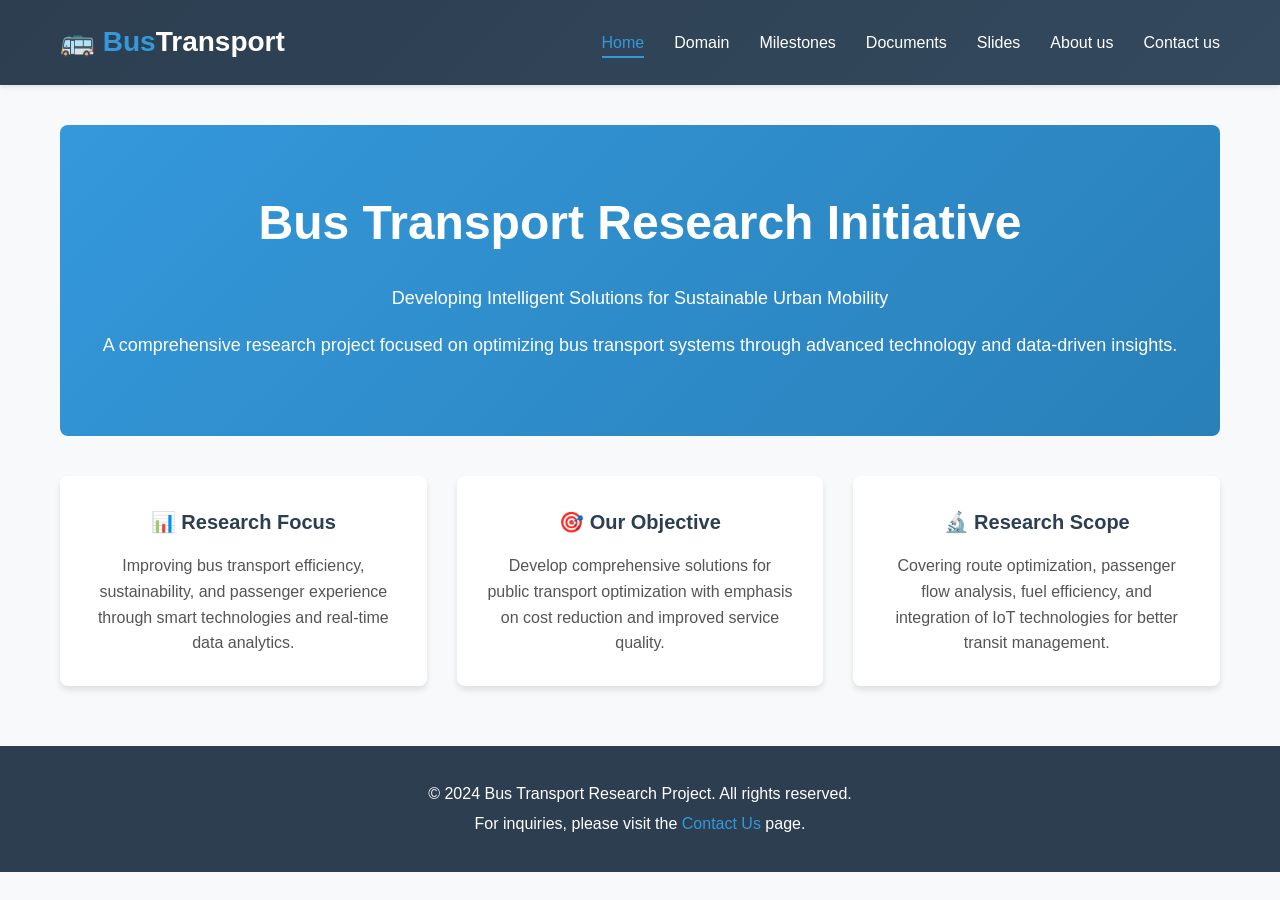
<file: index.html>
<!DOCTYPE html>
<html lang="en">
<head>
    <meta charset="UTF-8">
    <meta name="viewport" content="width=device-width, initial-scale=1.0">
    <title>BusTransport Research | Home</title>
    <link rel="stylesheet" href="assets/css/style.css">
</head>
<body>
    <!-- Header & Navigation -->
    <header>
        <div class="header-container">
            <a href="index.html" class="logo">🚌 Bus<span>Transport</span></a>
            <button class="hamburger-menu">
                <span></span>
                <span></span>
                <span></span>
            </button>
            <nav>
                <ul>
                    <li><a href="index.html" class="active">Home</a></li>
                    <li><a href="pages/domain.html">Domain</a></li>
                    <li><a href="pages/milestones.html">Milestones</a></li>
                    <li><a href="pages/documents.html">Documents</a></li>
                    <li><a href="pages/slides.html">Slides</a></li>
                    <li><a href="pages/about-us.html">About us</a></li>
                    <li><a href="pages/contact-us.html">Contact us</a></li>
                </ul>
            </nav>
        </div>
    </header>

    <!-- Main Content -->
    <main>
        <!-- Hero Section -->
        <section class="hero-section">
            <h1>Bus Transport Research Initiative</h1>
            <p>Developing Intelligent Solutions for Sustainable Urban Mobility</p>
            <p>A comprehensive research project focused on optimizing bus transport systems through advanced technology and data-driven insights.</p>
        </section>

        <!-- Quick Overview -->
        <section class="hero-content">
            <div class="card">
                <h3>📊 Research Focus</h3>
                <p>Improving bus transport efficiency, sustainability, and passenger experience through smart technologies and real-time data analytics.</p>
            </div>
            <div class="card">
                <h3>🎯 Our Objective</h3>
                <p>Develop comprehensive solutions for public transport optimization with emphasis on cost reduction and improved service quality.</p>
            </div>
            <div class="card">
                <h3>🔬 Research Scope</h3>
                <p>Covering route optimization, passenger flow analysis, fuel efficiency, and integration of IoT technologies for better transit management.</p>
            </div>
        </section>
    </main>

    <!-- Footer -->
    <footer>
        <p>&copy; 2024 Bus Transport Research Project. All rights reserved.</p>
        <p>For inquiries, please visit the <a href="pages/contact-us.html">Contact Us</a> page.</p>
    </footer>
    <script src="assets/js/navbar.js"></script>
</body>
</html>
</file>
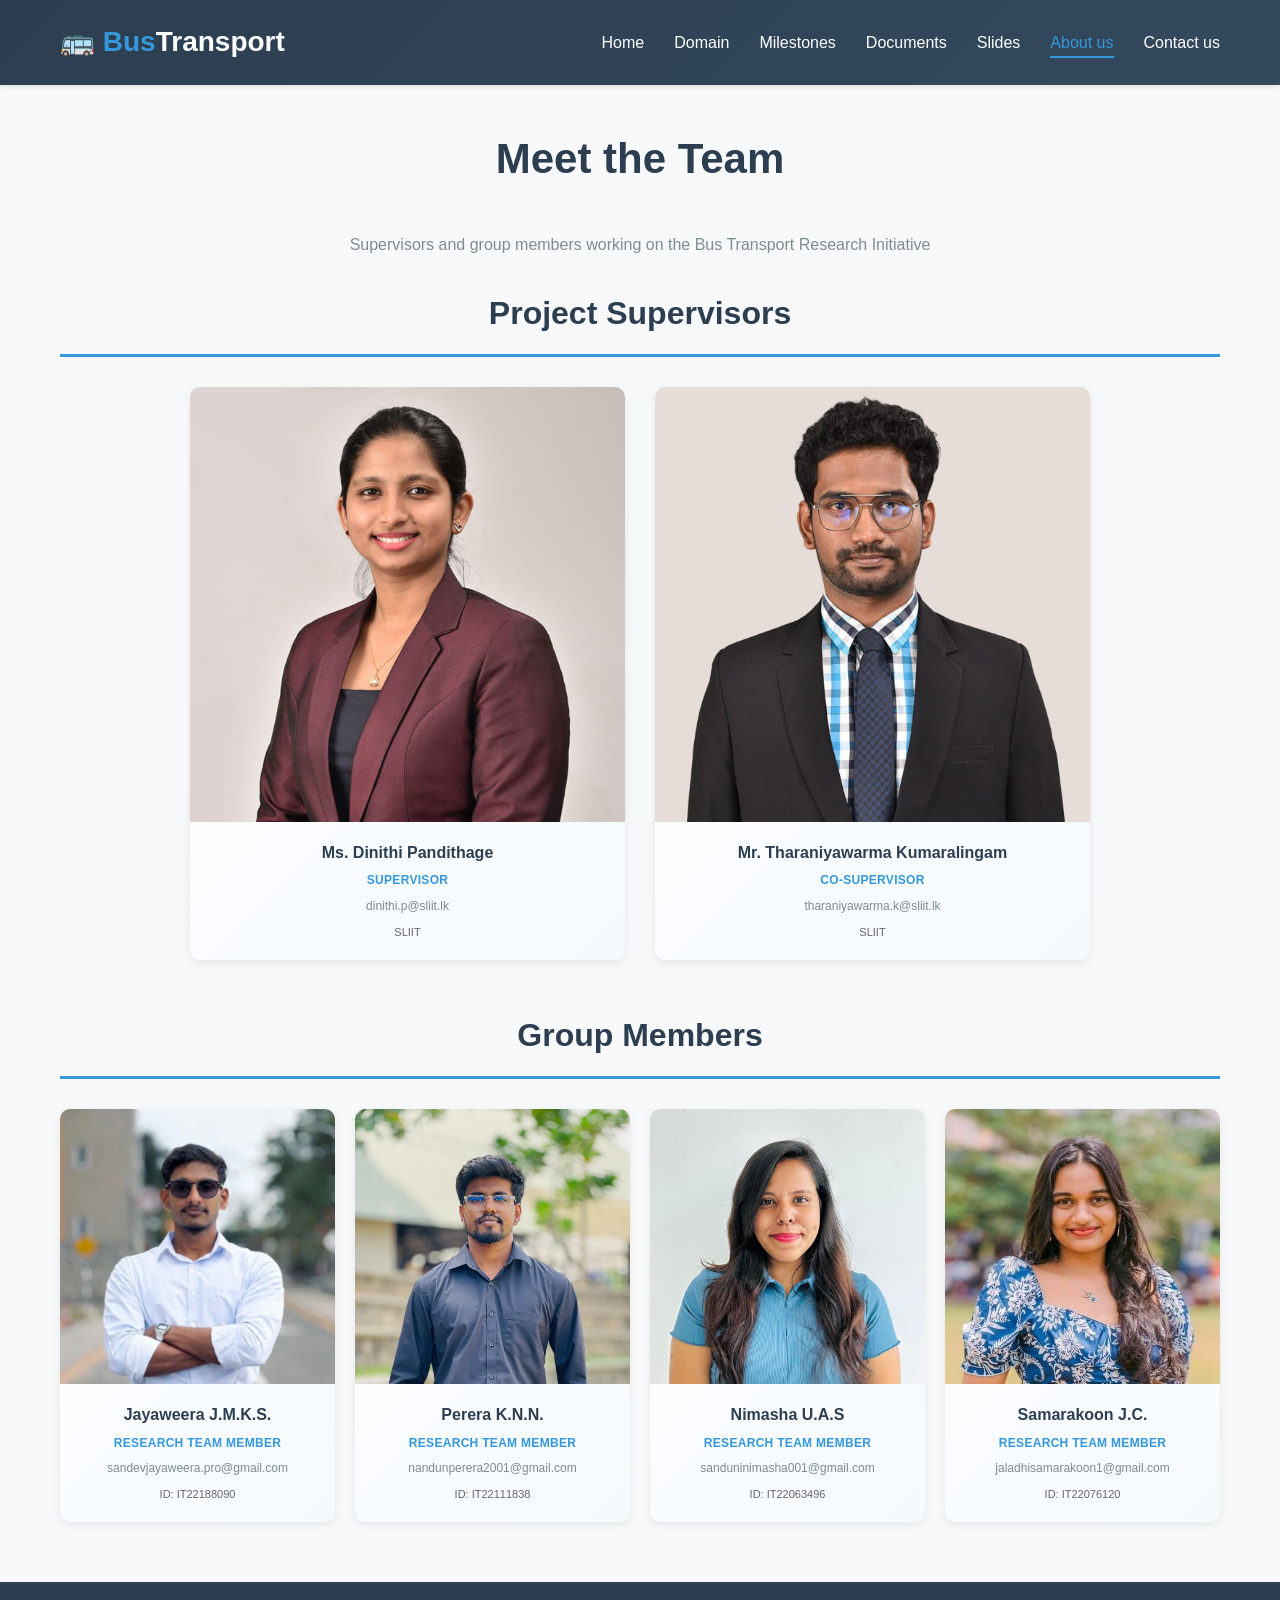
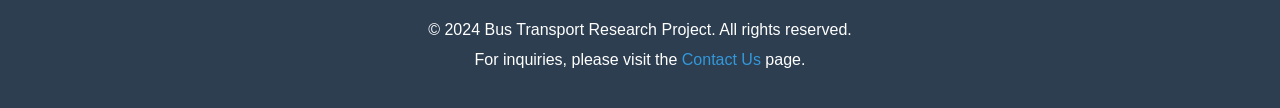
<file: pages/about-us.html>
<!DOCTYPE html>
<html lang="en">
<head>
    <meta charset="UTF-8">
    <meta name="viewport" content="width=device-width, initial-scale=1.0">
    <title>About Us | BusTransport Research</title>
    <link rel="stylesheet" href="../assets/css/style.css">
</head>
<body>
    <!-- Header & Navigation -->
    <header>
        <div class="header-container">
            <a href="../index.html" class="logo">🚌 Bus<span>Transport</span></a>
            <button class="hamburger-menu">
                <span></span>
                <span></span>
                <span></span>
            </button>
            <nav>
                <ul>
                    <li><a href="../index.html">Home</a></li>
                    <li><a href="domain.html">Domain</a></li>
                    <li><a href="milestones.html">Milestones</a></li>
                    <li><a href="documents.html">Documents</a></li>
                    <li><a href="slides.html">Slides</a></li>
                    <li><a href="about-us.html" class="active">About us</a></li>
                    <li><a href="contact-us.html">Contact us</a></li>
                </ul>
            </nav>
        </div>
    </header>

    <!-- Main Content -->
    <main>
        <h1 class="page-title">Meet the Team</h1>
        <p class="page-subtitle">Supervisors and group members working on the Bus Transport Research Initiative</p>

        <!-- Supervisors Section -->
        <section class="supervisors-section">
            <h2>Project Supervisors</h2>
            <div class="team-grid">
                <!-- Supervisor -->
                <div class="team-member">
                    <div class="member-image">
                        <img src="../assets/images/supervisor.jpeg" alt="Supervisor">
                    </div>
                    <div class="member-info">
                        <h3>Ms. Dinithi Pandithage </h3>
                        <div class="member-role">Supervisor</div>
                        <div class="member-email">dinithi.p@sliit.lk</div>
                        <div class="member-department">SLIIT</div>
                    </div>
                </div>

                <!-- Co-Supervisor -->
                <div class="team-member">
                    <div class="member-image">
                        <img src="../assets/images/co-supervisor.jpeg" alt="Co-Supervisor">
                    </div>
                    <div class="member-info">
                        <h3>Mr. Tharaniyawarma Kumaralingam </h3>
                        <div class="member-role">Co-Supervisor</div>
                        <div class="member-email">tharaniyawarma.k@sliit.lk</div>
                        <div class="member-department">SLIIT</div>
                    </div>
                </div>
            </div>
        </section>

        <!-- Group Members Section -->
        <section class="members-section">
            <h2>Group Members</h2>
            <div class="team-grid">
                <!-- Group Member 1 -->
                <div class="team-member">
                    <div class="member-image">
                        <img src="../assets/images/member1.jpeg" alt="Group Member 1">
                    </div>
                    <div class="member-info">
                        <h3>Jayaweera J.M.K.S.</h3>
                        <div class="member-role">Research Team Member</div>
                        <div class="member-email">sandevjayaweera.pro@gmail.com</div>
                        <div class="member-id">ID: IT22188090</div>
                    </div>
                </div>

                <!-- Group Member 2 -->
                <div class="team-member">
                    <div class="member-image">
                        <img src="../assets/images/member2.jpeg" alt="Group Member 2">
                    </div>
                    <div class="member-info">
                        <h3>Perera K.N.N.</h3>
                        <div class="member-role">Research Team Member</div>
                        <div class="member-email">nandunperera2001@gmail.com</div>
                        <div class="member-id">ID: IT22111838</div>
                    </div>
                </div>

                <!-- Group Member 3 -->
                <div class="team-member">
                    <div class="member-image">
                        <img src="../assets/images/member3.jpeg" alt="Group Member 3">
                    </div>
                    <div class="member-info">
                        <h3>Nimasha U.A.S</h3>
                        <div class="member-role">Research Team Member</div>
                        <div class="member-email">sanduninimasha001@gmail.com</div>
                        <div class="member-id">ID: IT22063496</div>
                    </div>
                </div>

                <!-- Group Member 4 -->
                <div class="team-member">
                    <div class="member-image">
                        <img src="../assets/images/member4.jpeg" alt="Group Member 4">
                    </div>
                    <div class="member-info">
                        <h3>Samarakoon J.C.</h3>
                        <div class="member-role">Research Team Member</div>
                        <div class="member-email">jaladhisamarakoon1@gmail.com</div>
                        <div class="member-id">ID: IT22076120</div>
                    </div>
                </div>
            </div>
        </section>
    </main>

    <!-- Footer -->
    <footer>
        <p>&copy; 2024 Bus Transport Research Project. All rights reserved.</p>
        <p>For inquiries, please visit the <a href="contact-us.html">Contact Us</a> page.</p>
    </footer>
    <script src="../assets/js/navbar.js"></script>
</body>
</html>
</file>
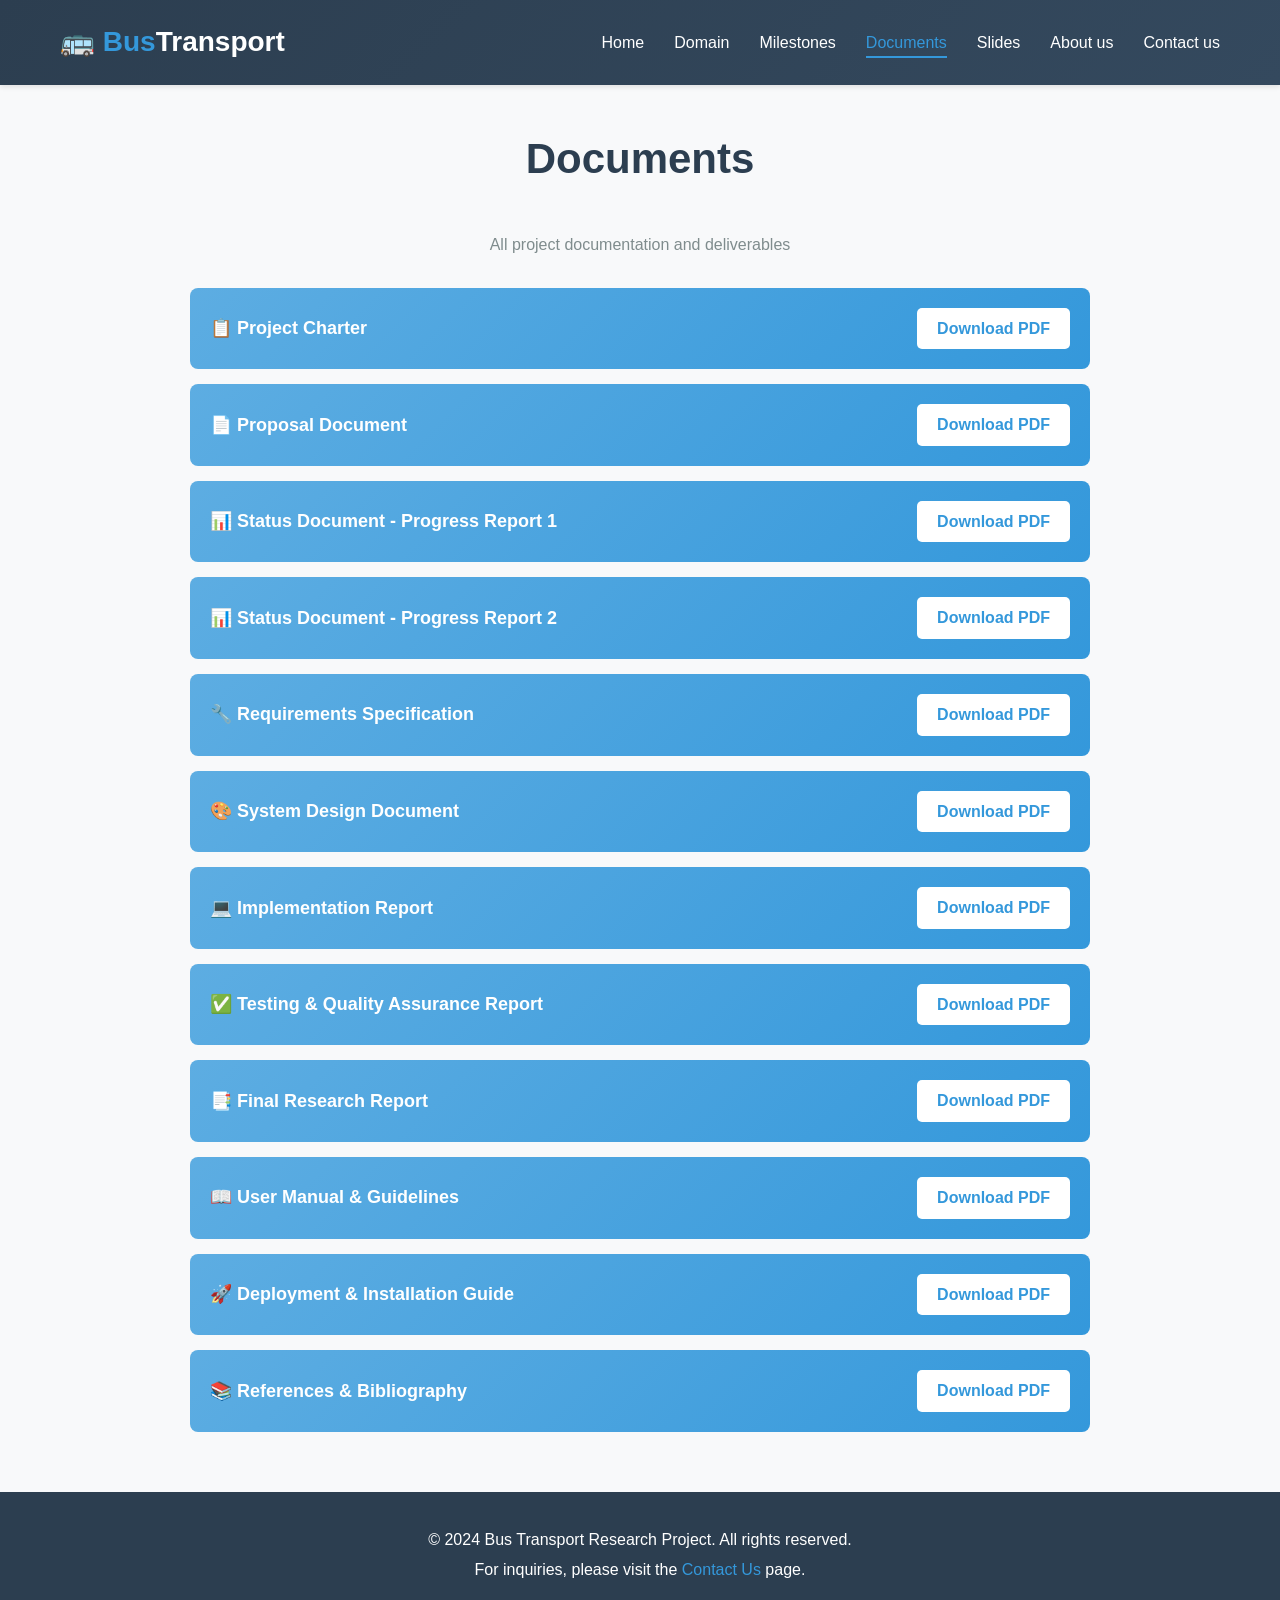
<file: pages/documents.html>
<!DOCTYPE html>
<html lang="en">
<head>
    <meta charset="UTF-8">
    <meta name="viewport" content="width=device-width, initial-scale=1.0">
    <title>Documents | BusTransport Research</title>
    <link rel="stylesheet" href="../assets/css/style.css">
</head>
<body>
    <!-- Header & Navigation -->
    <header>
        <div class="header-container">
            <a href="../index.html" class="logo">🚌 Bus<span>Transport</span></a>
            <button class="hamburger-menu">
                <span></span>
                <span></span>
                <span></span>
            </button>
            <nav>
                <ul>
                    <li><a href="../index.html">Home</a></li>
                    <li><a href="domain.html">Domain</a></li>
                    <li><a href="milestones.html">Milestones</a></li>
                    <li><a href="documents.html" class="active">Documents</a></li>
                    <li><a href="slides.html">Slides</a></li>
                    <li><a href="about-us.html">About us</a></li>
                    <li><a href="contact-us.html">Contact us</a></li>
                </ul>
            </nav>
        </div>
    </header>

    <!-- Main Content -->
    <main>
        <h1 class="page-title">Documents</h1>
        <p class="page-subtitle">All project documentation and deliverables</p>

        <section class="documents-list">
            <!-- Project Charter -->
            <div class="document-item">
                <h3>📋 Project Charter</h3>
                <a href="https://mysliit-my.sharepoint.com/:f:/g/personal/it22188090_my_sliit_lk/IgAcvb2HVsbAQb2dqP38iSNUAVdAKaoxKImPiWRlM0slirg?e=b2KSBv" target="_blank" rel="noopener noreferrer">Download PDF</a>
            </div>

            <!-- Proposal Document -->
            <div class="document-item">
                <h3>📄 Proposal Document</h3>
                <a href="https://mysliit-my.sharepoint.com/:f:/g/personal/it22188090_my_sliit_lk/IgAcvb2HVsbAQb2dqP38iSNUAVdAKaoxKImPiWRlM0slirg?e=b2KSBv" target="_blank" rel="noopener noreferrer">Download PDF</a>
            </div>

            <!-- Status Document 1 -->
            <div class="document-item">
                <h3>📊 Status Document - Progress Report 1</h3>
                <a href="https://mysliit-my.sharepoint.com/:f:/g/personal/it22188090_my_sliit_lk/IgAcvb2HVsbAQb2dqP38iSNUAVdAKaoxKImPiWRlM0slirg?e=b2KSBv" target="_blank" rel="noopener noreferrer">Download PDF</a>
            </div>

            <!-- Status Document 2 -->
            <div class="document-item">
                <h3>📊 Status Document - Progress Report 2</h3>
                <a href="https://mysliit-my.sharepoint.com/:f:/g/personal/it22188090_my_sliit_lk/IgAcvb2HVsbAQb2dqP38iSNUAVdAKaoxKImPiWRlM0slirg?e=b2KSBv" target="_blank" rel="noopener noreferrer">Download PDF</a>
            </div>

            <!-- Requirements Document -->
            <div class="document-item">
                <h3>🔧 Requirements Specification</h3>
                <a href="https://mysliit-my.sharepoint.com/:f:/g/personal/it22188090_my_sliit_lk/IgAcvb2HVsbAQb2dqP38iSNUAVdAKaoxKImPiWRlM0slirg?e=b2KSBv" target="_blank" rel="noopener noreferrer">Download PDF</a>
            </div>

            <!-- Design Document -->
            <div class="document-item">
                <h3>🎨 System Design Document</h3>
                <a href="https://mysliit-my.sharepoint.com/:f:/g/personal/it22188090_my_sliit_lk/IgAcvb2HVsbAQb2dqP38iSNUAVdAKaoxKImPiWRlM0slirg?e=b2KSBv" target="_blank" rel="noopener noreferrer">Download PDF</a>
            </div>

            <!-- Implementation Document -->
            <div class="document-item">
                <h3>💻 Implementation Report</h3>
                <a href="https://mysliit-my.sharepoint.com/:f:/g/personal/it22188090_my_sliit_lk/IgAcvb2HVsbAQb2dqP38iSNUAVdAKaoxKImPiWRlM0slirg?e=b2KSBv" target="_blank" rel="noopener noreferrer">Download PDF</a>
            </div>

            <!-- Testing Document -->
            <div class="document-item">
                <h3>✅ Testing & Quality Assurance Report</h3>
                <a href="https://mysliit-my.sharepoint.com/:f:/g/personal/it22188090_my_sliit_lk/IgAcvb2HVsbAQb2dqP38iSNUAVdAKaoxKImPiWRlM0slirg?e=b2KSBv" target="_blank" rel="noopener noreferrer">Download PDF</a>
            </div>

            <!-- Final Report -->
            <div class="document-item">
                <h3>📑 Final Research Report</h3>
                <a href="https://mysliit-my.sharepoint.com/:f:/g/personal/it22188090_my_sliit_lk/IgAcvb2HVsbAQb2dqP38iSNUAVdAKaoxKImPiWRlM0slirg?e=b2KSBv" target="_blank" rel="noopener noreferrer">Download PDF</a>
            </div>

            <!-- User Manual -->
            <div class="document-item">
                <h3>📖 User Manual & Guidelines</h3>
                <a href="https://mysliit-my.sharepoint.com/:f:/g/personal/it22188090_my_sliit_lk/IgAcvb2HVsbAQb2dqP38iSNUAVdAKaoxKImPiWRlM0slirg?e=b2KSBv" target="_blank" rel="noopener noreferrer">Download PDF</a>
            </div>

            <!-- Deployment Guide -->
            <div class="document-item">
                <h3>🚀 Deployment & Installation Guide</h3>
                <a href="https://mysliit-my.sharepoint.com/:f:/g/personal/it22188090_my_sliit_lk/IgAcvb2HVsbAQb2dqP38iSNUAVdAKaoxKImPiWRlM0slirg?e=b2KSBv" target="_blank" rel="noopener noreferrer">Download PDF</a>
            </div>

            <!-- References & Bibliography -->
            <div class="document-item">
                <h3>📚 References & Bibliography</h3>
                <a href="https://mysliit-my.sharepoint.com/:f:/g/personal/it22188090_my_sliit_lk/IgAcvb2HVsbAQb2dqP38iSNUAVdAKaoxKImPiWRlM0slirg?e=b2KSBv" target="_blank" rel="noopener noreferrer">Download PDF</a>
            </div>
        </section>
    </main>

    <!-- Footer -->
    <footer>
        <p>&copy; 2024 Bus Transport Research Project. All rights reserved.</p>
        <p>For inquiries, please visit the <a href="contact-us.html">Contact Us</a> page.</p>
    </footer>
    <script src="../assets/js/navbar.js"></script>
</body>
</html>
</file>
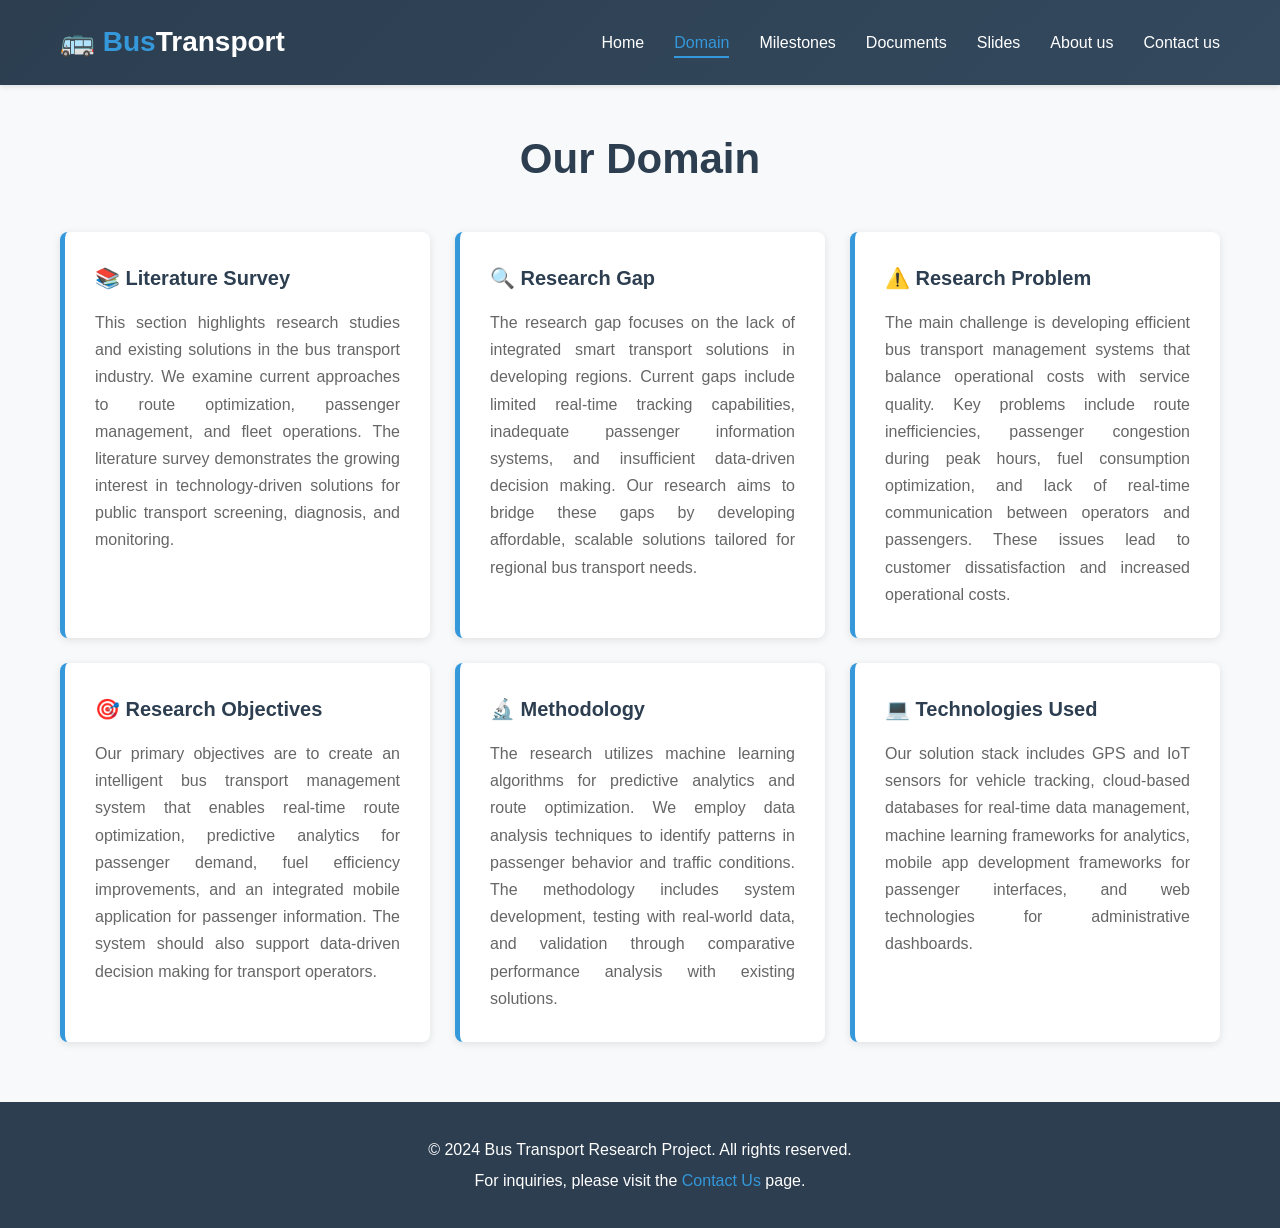
<file: pages/domain.html>
<!DOCTYPE html>
<html lang="en">
<head>
    <meta charset="UTF-8">
    <meta name="viewport" content="width=device-width, initial-scale=1.0">
    <title>Domain | BusTransport Research</title>
    <link rel="stylesheet" href="../assets/css/style.css">
</head>
<body>
    <!-- Header & Navigation -->
    <header>
        <div class="header-container">
            <a href="../index.html" class="logo">🚌 Bus<span>Transport</span></a>
            <button class="hamburger-menu">
                <span></span>
                <span></span>
                <span></span>
            </button>
            <nav>
                <ul>
                    <li><a href="../index.html">Home</a></li>
                    <li><a href="domain.html" class="active">Domain</a></li>
                    <li><a href="milestones.html">Milestones</a></li>
                    <li><a href="documents.html">Documents</a></li>
                    <li><a href="slides.html">Slides</a></li>
                    <li><a href="about-us.html">About us</a></li>
                    <li><a href="contact-us.html">Contact us</a></li>
                </ul>
            </nav>
        </div>
    </header>

    <!-- Main Content -->
    <main>
        <h1 class="page-title">Our Domain</h1>

        <section class="domain-grid">
            <!-- Literature Survey -->
            <div class="domain-card">
                <h3>📚 Literature Survey</h3>
                <p>This section highlights research studies and existing solutions in the bus transport industry. We examine current approaches to route optimization, passenger management, and fleet operations. The literature survey demonstrates the growing interest in technology-driven solutions for public transport screening, diagnosis, and monitoring.</p>
            </div>

            <!-- Research Gap -->
            <div class="domain-card">
                <h3>🔍 Research Gap</h3>
                <p>The research gap focuses on the lack of integrated smart transport solutions in developing regions. Current gaps include limited real-time tracking capabilities, inadequate passenger information systems, and insufficient data-driven decision making. Our research aims to bridge these gaps by developing affordable, scalable solutions tailored for regional bus transport needs.</p>
            </div>

            <!-- Research Problem -->
            <div class="domain-card">
                <h3>⚠️ Research Problem</h3>
                <p>The main challenge is developing efficient bus transport management systems that balance operational costs with service quality. Key problems include route inefficiencies, passenger congestion during peak hours, fuel consumption optimization, and lack of real-time communication between operators and passengers. These issues lead to customer dissatisfaction and increased operational costs.</p>
            </div>

            <!-- Research Objectives -->
            <div class="domain-card">
                <h3>🎯 Research Objectives</h3>
                <p>Our primary objectives are to create an intelligent bus transport management system that enables real-time route optimization, predictive analytics for passenger demand, fuel efficiency improvements, and an integrated mobile application for passenger information. The system should also support data-driven decision making for transport operators.</p>
            </div>

            <!-- Methodology -->
            <div class="domain-card">
                <h3>🔬 Methodology</h3>
                <p>The research utilizes machine learning algorithms for predictive analytics and route optimization. We employ data analysis techniques to identify patterns in passenger behavior and traffic conditions. The methodology includes system development, testing with real-world data, and validation through comparative performance analysis with existing solutions.</p>
            </div>

            <!-- Technologies Used -->
            <div class="domain-card">
                <h3>💻 Technologies Used</h3>
                <p>Our solution stack includes GPS and IoT sensors for vehicle tracking, cloud-based databases for real-time data management, machine learning frameworks for analytics, mobile app development frameworks for passenger interfaces, and web technologies for administrative dashboards.</p>
            </div>
        </section>
    </main>

    <!-- Footer -->
    <footer>
        <p>&copy; 2024 Bus Transport Research Project. All rights reserved.</p>
        <p>For inquiries, please visit the <a href="contact-us.html">Contact Us</a> page.</p>
    </footer>
    <script src="../assets/js/navbar.js"></script>
</body>
</html>
</file>
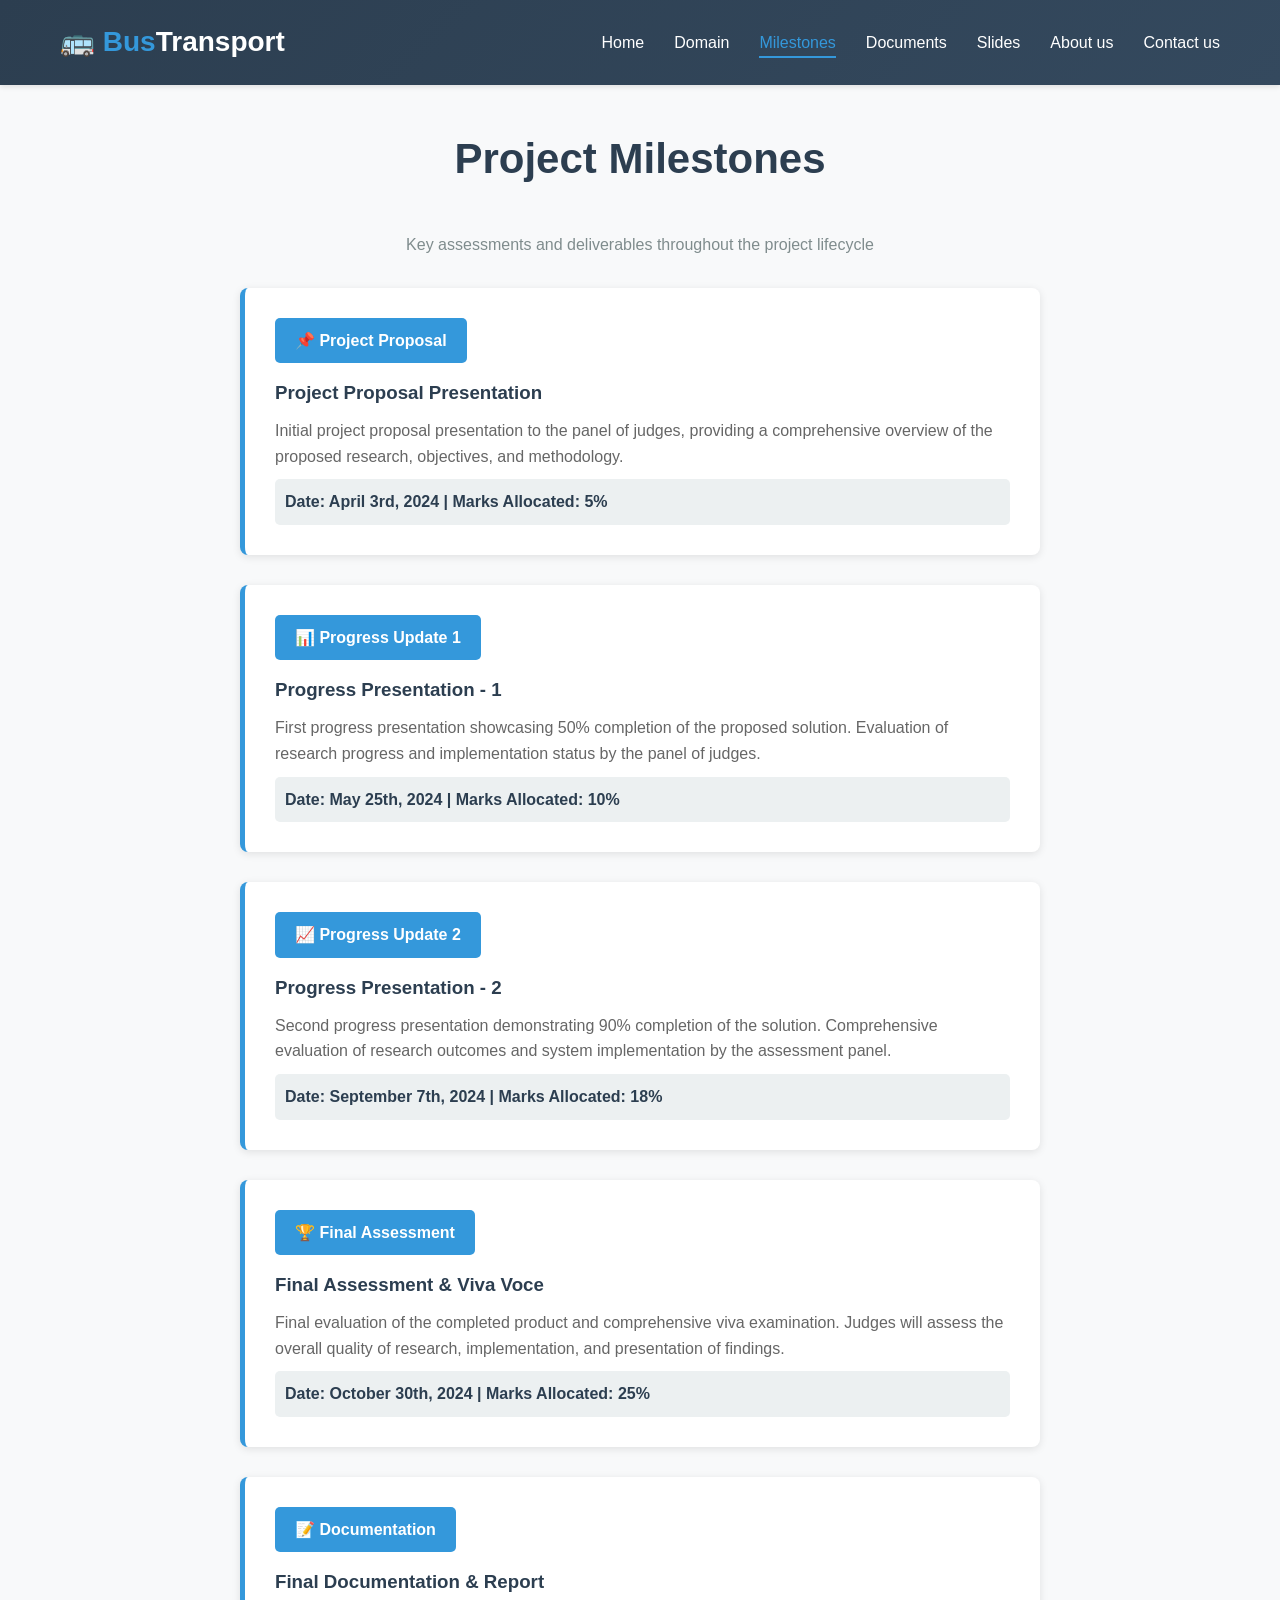
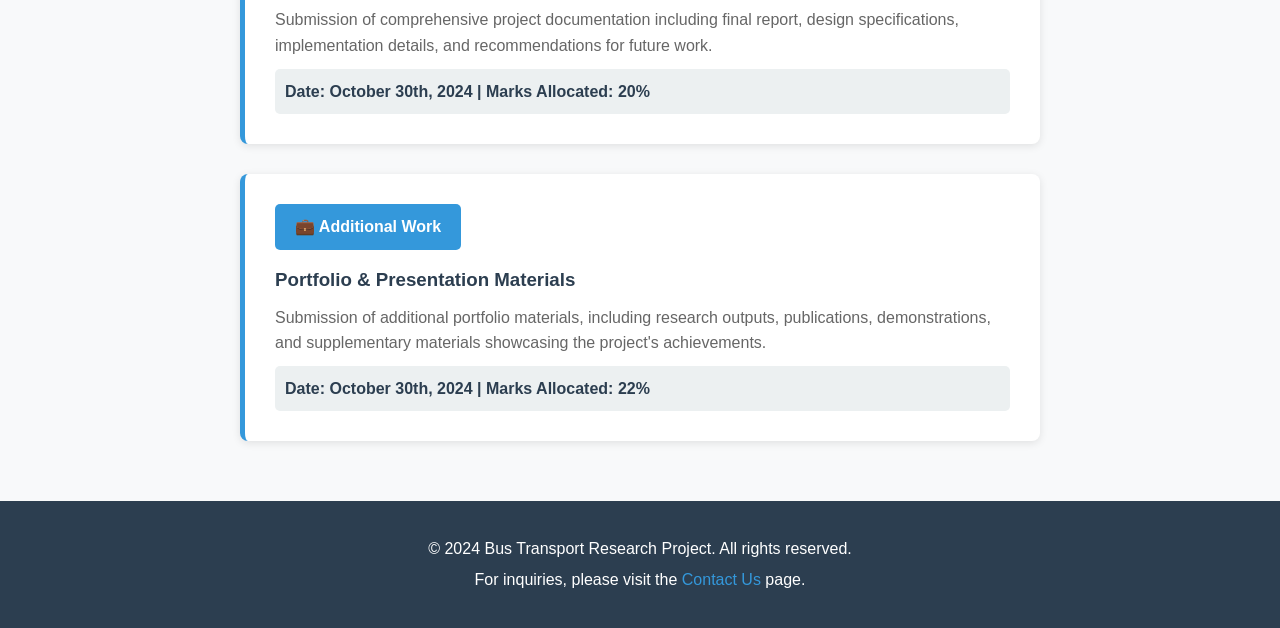
<file: pages/milestones.html>
<!DOCTYPE html>
<html lang="en">
<head>
    <meta charset="UTF-8">
    <meta name="viewport" content="width=device-width, initial-scale=1.0">
    <title>Milestones | BusTransport Research</title>
    <link rel="stylesheet" href="../assets/css/style.css">
</head>
<body>
    <!-- Header & Navigation -->
    <header>
        <div class="header-container">
            <a href="../index.html" class="logo">🚌 Bus<span>Transport</span></a>
            <button class="hamburger-menu">
                <span></span>
                <span></span>
                <span></span>
            </button>
            <nav>
                <ul>
                    <li><a href="../index.html">Home</a></li>
                    <li><a href="domain.html">Domain</a></li>
                    <li><a href="milestones.html" class="active">Milestones</a></li>
                    <li><a href="documents.html">Documents</a></li>
                    <li><a href="slides.html">Slides</a></li>
                    <li><a href="about-us.html">About us</a></li>
                    <li><a href="contact-us.html">Contact us</a></li>
                </ul>
            </nav>
        </div>
    </header>

    <!-- Main Content -->
    <main>
        <h1 class="page-title">Project Milestones</h1>
        <p class="page-subtitle">Key assessments and deliverables throughout the project lifecycle</p>

        <section class="milestones-container">
            <!-- Milestone 1 -->
            <div class="milestone">
                <div class="milestone-date">📌 Project Proposal</div>
                <h3>Project Proposal Presentation</h3>
                <p>Initial project proposal presentation to the panel of judges, providing a comprehensive overview of the proposed research, objectives, and methodology.</p>
                <div class="milestone-marks">
                    <strong>Date:</strong> April 3rd, 2024 | <strong>Marks Allocated:</strong> 5%
                </div>
            </div>

            <!-- Milestone 2 -->
            <div class="milestone">
                <div class="milestone-date">📊 Progress Update 1</div>
                <h3>Progress Presentation - 1</h3>
                <p>First progress presentation showcasing 50% completion of the proposed solution. Evaluation of research progress and implementation status by the panel of judges.</p>
                <div class="milestone-marks">
                    <strong>Date:</strong> May 25th, 2024 | <strong>Marks Allocated:</strong> 10%
                </div>
            </div>

            <!-- Milestone 3 -->
            <div class="milestone">
                <div class="milestone-date">📈 Progress Update 2</div>
                <h3>Progress Presentation - 2</h3>
                <p>Second progress presentation demonstrating 90% completion of the solution. Comprehensive evaluation of research outcomes and system implementation by the assessment panel.</p>
                <div class="milestone-marks">
                    <strong>Date:</strong> September 7th, 2024 | <strong>Marks Allocated:</strong> 18%
                </div>
            </div>

            <!-- Milestone 4 -->
            <div class="milestone">
                <div class="milestone-date">🏆 Final Assessment</div>
                <h3>Final Assessment & Viva Voce</h3>
                <p>Final evaluation of the completed product and comprehensive viva examination. Judges will assess the overall quality of research, implementation, and presentation of findings.</p>
                <div class="milestone-marks">
                    <strong>Date:</strong> October 30th, 2024 | <strong>Marks Allocated:</strong> 25%
                </div>
            </div>

            <!-- Additional Assessment -->
            <div class="milestone">
                <div class="milestone-date">📝 Documentation</div>
                <h3>Final Documentation & Report</h3>
                <p>Submission of comprehensive project documentation including final report, design specifications, implementation details, and recommendations for future work.</p>
                <div class="milestone-marks">
                    <strong>Date:</strong> October 30th, 2024 | <strong>Marks Allocated:</strong> 20%
                </div>
            </div>

            <!-- Additional Assessment -->
            <div class="milestone">
                <div class="milestone-date">💼 Additional Work</div>
                <h3>Portfolio & Presentation Materials</h3>
                <p>Submission of additional portfolio materials, including research outputs, publications, demonstrations, and supplementary materials showcasing the project's achievements.</p>
                <div class="milestone-marks">
                    <strong>Date:</strong> October 30th, 2024 | <strong>Marks Allocated:</strong> 22%
                </div>
            </div>
        </section>
    </main>

    <!-- Footer -->
    <footer>
        <p>&copy; 2024 Bus Transport Research Project. All rights reserved.</p>
        <p>For inquiries, please visit the <a href="contact-us.html">Contact Us</a> page.</p>
    </footer>
    <script src="../assets/js/navbar.js"></script>
</body>
</html>
</file>
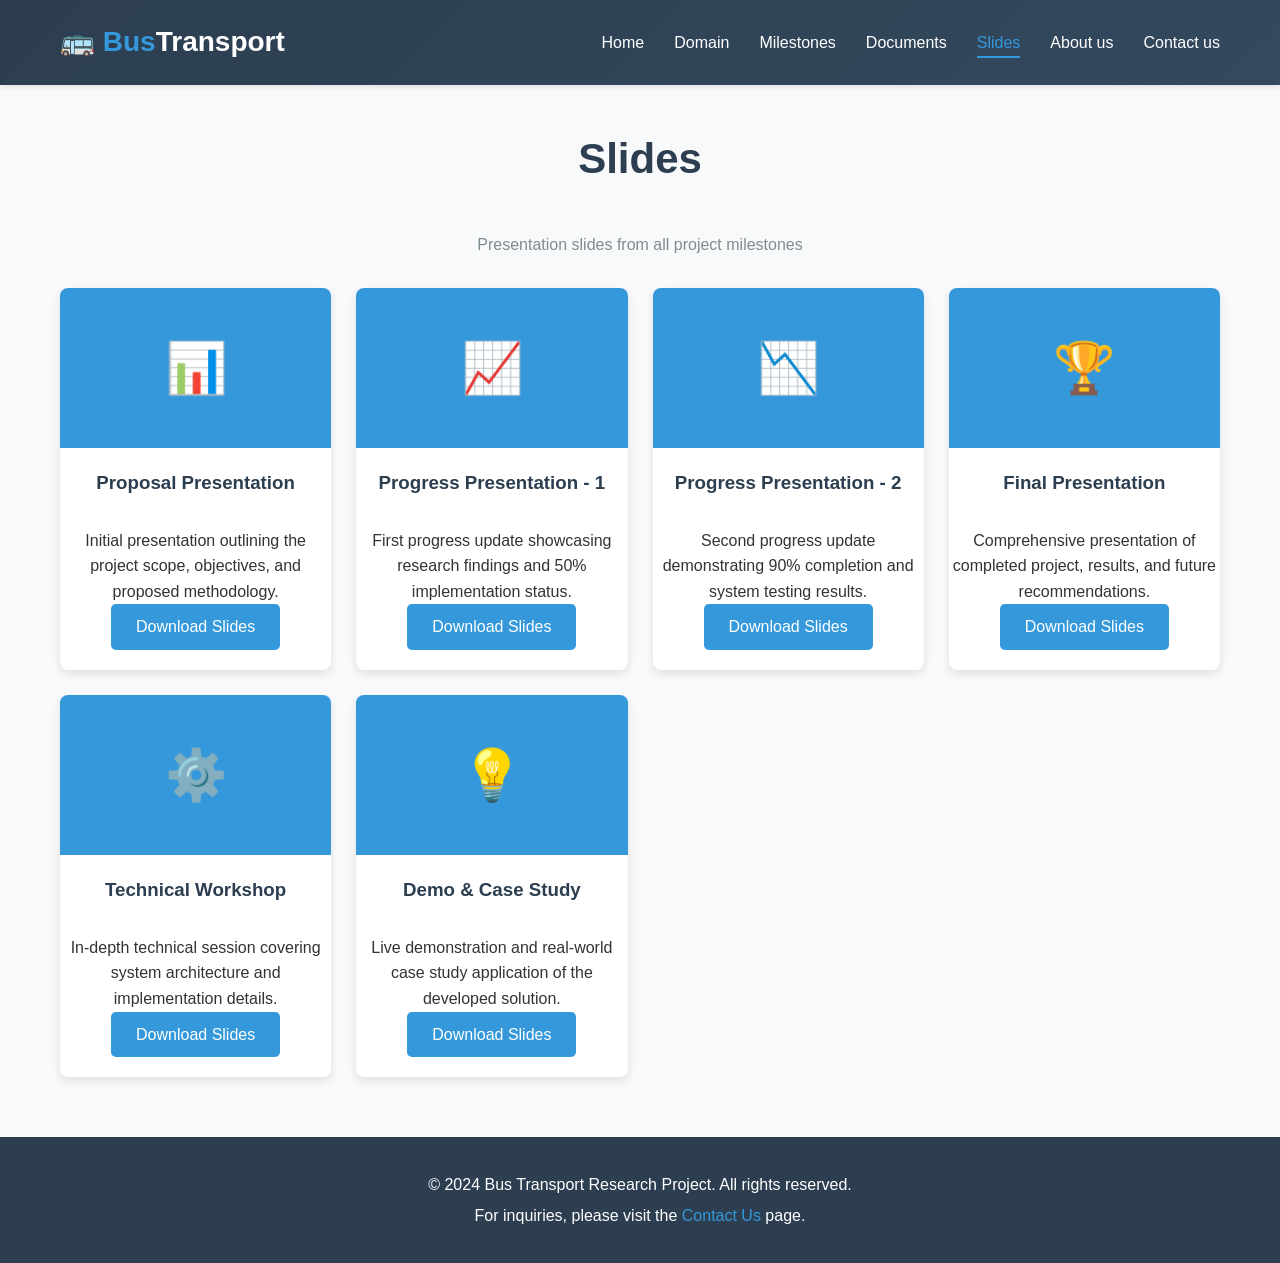
<file: pages/slides.html>
<!DOCTYPE html>
<html lang="en">
<head>
    <meta charset="UTF-8">
    <meta name="viewport" content="width=device-width, initial-scale=1.0">
    <title>Slides | BusTransport Research</title>
    <link rel="stylesheet" href="../assets/css/style.css">
</head>
<body>
    <!-- Header & Navigation -->
    <header>
        <div class="header-container">
            <a href="../index.html" class="logo">🚌 Bus<span>Transport</span></a>
            <button class="hamburger-menu">
                <span></span>
                <span></span>
                <span></span>
            </button>
            <nav>
                <ul>
                    <li><a href="../index.html">Home</a></li>
                    <li><a href="domain.html">Domain</a></li>
                    <li><a href="milestones.html">Milestones</a></li>
                    <li><a href="documents.html">Documents</a></li>
                    <li><a href="slides.html" class="active">Slides</a></li>
                    <li><a href="about-us.html">About us</a></li>
                    <li><a href="contact-us.html">Contact us</a></li>
                </ul>
            </nav>
        </div>
    </header>

    <!-- Main Content -->
    <main>
        <h1 class="page-title">Slides</h1>
        <p class="page-subtitle">Presentation slides from all project milestones</p>

        <section class="presentations-grid">
            <!-- Proposal Presentation -->
            <div class="presentation-card">
                <div class="presentation-icon">📊</div>
                <h3>Proposal Presentation</h3>
                <p>Initial presentation outlining the project scope, objectives, and proposed methodology.</p>
                <a href="https://mysliit-my.sharepoint.com/:f:/g/personal/it22188090_my_sliit_lk/IgAcvb2HVsbAQb2dqP38iSNUAVdAKaoxKImPiWRlM0slirg?e=b2KSBv" target="_blank" rel="noopener noreferrer">Download Slides</a>
            </div>

            <!-- Progress Presentation 1 -->
            <div class="presentation-card">
                <div class="presentation-icon">📈</div>
                <h3>Progress Presentation - 1</h3>
                <p>First progress update showcasing research findings and 50% implementation status.</p>
                <a href="https://mysliit-my.sharepoint.com/:f:/g/personal/it22188090_my_sliit_lk/IgAcvb2HVsbAQb2dqP38iSNUAVdAKaoxKImPiWRlM0slirg?e=b2KSBv" target="_blank" rel="noopener noreferrer">Download Slides</a>
            </div>

            <!-- Progress Presentation 2 -->
            <div class="presentation-card">
                <div class="presentation-icon">📉</div>
                <h3>Progress Presentation - 2</h3>
                <p>Second progress update demonstrating 90% completion and system testing results.</p>
                <a href="https://mysliit-my.sharepoint.com/:f:/g/personal/it22188090_my_sliit_lk/IgAcvb2HVsbAQb2dqP38iSNUAVdAKaoxKImPiWRlM0slirg?e=b2KSBv" target="_blank" rel="noopener noreferrer">Download Slides</a>
            </div>

            <!-- Final Presentation -->
            <div class="presentation-card">
                <div class="presentation-icon">🏆</div>
                <h3>Final Presentation</h3>
                <p>Comprehensive presentation of completed project, results, and future recommendations.</p>
                <a href="https://mysliit-my.sharepoint.com/:f:/g/personal/it22188090_my_sliit_lk/IgAcvb2HVsbAQb2dqP38iSNUAVdAKaoxKImPiWRlM0slirg?e=b2KSBv" target="_blank" rel="noopener noreferrer">Download Slides</a>
            </div>

            <!-- Technical Workshop -->
            <div class="presentation-card">
                <div class="presentation-icon">⚙️</div>
                <h3>Technical Workshop</h3>
                <p>In-depth technical session covering system architecture and implementation details.</p>
                <a href="https://mysliit-my.sharepoint.com/:f:/g/personal/it22188090_my_sliit_lk/IgAcvb2HVsbAQb2dqP38iSNUAVdAKaoxKImPiWRlM0slirg?e=b2KSBv" target="_blank" rel="noopener noreferrer">Download Slides</a>
            </div>

            <!-- Demo & Case Study -->
            <div class="presentation-card">
                <div class="presentation-icon">💡</div>
                <h3>Demo & Case Study</h3>
                <p>Live demonstration and real-world case study application of the developed solution.</p>
                <a href="https://mysliit-my.sharepoint.com/:f:/g/personal/it22188090_my_sliit_lk/IgAcvb2HVsbAQb2dqP38iSNUAVdAKaoxKImPiWRlM0slirg?e=b2KSBv" target="_blank" rel="noopener noreferrer">Download Slides</a>
            </div>
        </section>
    </main>

    <!-- Footer -->
    <footer>
        <p>&copy; 2024 Bus Transport Research Project. All rights reserved.</p>
        <p>For inquiries, please visit the <a href="contact-us.html">Contact Us</a> page.</p>
    </footer>
    <script src="../assets/js/navbar.js"></script>
</body>
</html>
</file>
<file: assets/css/style.css>
/* Bus Transport Research Website - Main Stylesheet */

* {
    margin: 0;
    padding: 0;
    box-sizing: border-box;
}

html {
    overflow-x: hidden;
}

body {
    font-family: 'Segoe UI', Tahoma, Geneva, Verdana, sans-serif;
    line-height: 1.6;
    color: #333;
    background-color: #f8f9fa;
    overflow-x: hidden;
}

img {
    max-width: 100%;
    height: auto;
    display: block;
}

/* Header & Navigation */
header {
    background: linear-gradient(135deg, #2c3e50 0%, #34495e 100%);
    color: white;
    padding: 20px 0;
    box-shadow: 0 2px 5px rgba(0, 0, 0, 0.1);
}

.header-container {
    max-width: 1200px;
    margin: 0 auto;
    padding: 0 20px;
    display: flex;
    align-items: center;
    justify-content: space-between;
}

.logo {
    font-size: 28px;
    font-weight: bold;
    color: #3498db;
    text-decoration: none;
}

.logo span {
    color: white;
}

/* Navigation Menu */
nav ul {
    list-style: none;
    display: flex;
    gap: 30px;
    flex-wrap: wrap;
}

nav a {
    color: white;
    text-decoration: none;
    transition: color 0.3s ease;
    font-weight: 500;
}

nav a:hover {
    color: #3498db;
}

nav a.active {
    color: #3498db;
    border-bottom: 2px solid #3498db;
    padding-bottom: 5px;
}

/* Hamburger Menu */
.hamburger-menu {
    display: none;
    flex-direction: column;
    cursor: pointer;
    gap: 6px;
    background: none;
    border: none;
    padding: 0;
    margin: 0;
    z-index: 1000;
}

.hamburger-menu span {
    width: 25px;
    height: 3px;
    background-color: white;
    border-radius: 3px;
    transition: all 0.4s cubic-bezier(0.68, -0.55, 0.265, 1.55);
    display: block;
}

.hamburger-menu:hover span {
    background-color: #3498db;
}

.hamburger-menu.active span:nth-child(1) {
    transform: rotate(45deg) translate(10px, 10px);
}

.hamburger-menu.active span:nth-child(2) {
    opacity: 0;
    transform: translateX(-10px);
}

.hamburger-menu.active span:nth-child(3) {
    transform: rotate(-45deg) translate(7px, -7px);
}

/* Main Container */
main {
    max-width: 1200px;
    margin: 40px auto;
    padding: 0 20px;
}

.page-title {
    text-align: center;
    font-size: 42px;
    color: #2c3e50;
    margin-bottom: 40px;
    font-weight: bold;
}

.page-subtitle {
    text-align: center;
    font-size: 16px;
    color: #7f8c8d;
    margin-bottom: 30px;
}

/* Home Page */
.hero-section {
    background: linear-gradient(135deg, #3498db 0%, #2980b9 100%);
    color: white;
    padding: 60px 20px;
    border-radius: 8px;
    text-align: center;
    margin-bottom: 40px;
}

.hero-section h1 {
    font-size: 48px;
    margin-bottom: 20px;
}

.hero-section p {
    font-size: 18px;
    margin-bottom: 15px;
    line-height: 1.8;
}

.hero-content {
    display: grid;
    grid-template-columns: repeat(auto-fit, minmax(280px, 1fr));
    gap: 30px;
    margin-top: 40px;
}

.card {
    background: white;
    padding: 30px;
    border-radius: 8px;
    box-shadow: 0 4px 6px rgba(0, 0, 0, 0.1);
    text-align: center;
    transition: transform 0.3s ease, box-shadow 0.3s ease;
}

.card:hover {
    transform: translateY(-5px);
    box-shadow: 0 8px 12px rgba(0, 0, 0, 0.15);
}

.card h3 {
    color: #2c3e50;
    margin-bottom: 15px;
    font-size: 20px;
}

.card p {
    color: #555;
    line-height: 1.6;
}

/* Domain Section */
.domain-grid {
    display: grid;
    grid-template-columns: repeat(auto-fit, minmax(300px, 1fr));
    gap: 25px;
    margin-top: 30px;
}

.domain-card {
    background: white;
    padding: 30px;
    border-radius: 8px;
    border-left: 5px solid #3498db;
    box-shadow: 0 2px 8px rgba(0, 0, 0, 0.1);
}

.domain-card h3 {
    color: #2c3e50;
    margin-bottom: 15px;
    font-size: 20px;
}

.domain-card p {
    color: #666;
    line-height: 1.7;
    text-align: justify;
}

/* Milestones Section */
.milestones-container {
    position: relative;
    max-width: 800px;
    margin: 0 auto;
}

.milestone {
    background: white;
    padding: 30px;
    margin-bottom: 30px;
    border-radius: 8px;
    box-shadow: 0 2px 8px rgba(0, 0, 0, 0.1);
    border-left: 5px solid #3498db;
}

.milestone-date {
    background: #3498db;
    color: white;
    padding: 10px 20px;
    border-radius: 5px;
    display: inline-block;
    margin-bottom: 15px;
    font-weight: bold;
}

.milestone h3 {
    color: #2c3e50;
    margin-bottom: 10px;
}

.milestone p {
    color: #666;
    margin-bottom: 10px;
}

.milestone-marks {
    background: #ecf0f1;
    padding: 10px;
    border-radius: 5px;
    color: #2c3e50;
    font-weight: bold;
}

/* Documents Section */
.documents-list {
    max-width: 900px;
    margin: 0 auto;
}

.document-item {
    background: linear-gradient(135deg, #5dade2 0%, #3498db 100%);
    color: white;
    padding: 20px;
    margin-bottom: 15px;
    border-radius: 8px;
    display: flex;
    justify-content: space-between;
    align-items: center;
    transition: transform 0.3s ease;
}

.document-item:hover {
    transform: translateX(10px);
}

.document-item h3 {
    margin: 0;
    font-size: 18px;
}

.document-item a {
    background: white;
    color: #3498db;
    padding: 8px 20px;
    border-radius: 5px;
    text-decoration: none;
    font-weight: bold;
    transition: all 0.3s ease;
}

.document-item a:hover {
    background: #ecf0f1;
}

/* Presentations Section */
.presentations-grid {
    display: grid;
    grid-template-columns: repeat(auto-fit, minmax(250px, 1fr));
    gap: 25px;
    margin-top: 30px;
}

.presentation-card {
    background: white;
    border-radius: 8px;
    overflow: hidden;
    box-shadow: 0 4px 8px rgba(0, 0, 0, 0.1);
    text-align: center;
    transition: transform 0.3s ease;
}

.presentation-card:hover {
    transform: translateY(-10px);
}

.presentation-icon {
    background: #3498db;
    color: white;
    padding: 40px;
    font-size: 50px;
}

.presentation-card h3 {
    color: #2c3e50;
    padding: 20px;
    margin-bottom: 10px;
}

.presentation-card a {
    display: inline-block;
    background: #3498db;
    color: white;
    padding: 10px 25px;
    border-radius: 5px;
    text-decoration: none;
    margin-bottom: 20px;
    transition: background 0.3s ease;
}

.presentation-card a:hover {
    background: #2980b9;
}

/* About Us Section */
.supervisors-section .team-grid {
    display: grid;
    grid-template-columns: repeat(2, 1fr);
    gap: 30px;
    margin-top: 30px;
    max-width: 900px;
    margin-left: auto;
    margin-right: auto;
}

.members-section .team-grid {
    display: grid;
    grid-template-columns: repeat(4, 1fr);
    gap: 20px;
    margin-top: 30px;
}

.team-grid {
    display: grid;
    grid-template-columns: repeat(auto-fit, minmax(280px, 1fr));
    gap: 30px;
    margin-top: 30px;
}

.team-member {
    background: white;
    border-radius: 10px;
    overflow: hidden;
    box-shadow: 0 3px 10px rgba(0, 0, 0, 0.08);
    text-align: center;
    transition: all 0.3s ease;
    display: flex;
    flex-direction: column;
}

.team-member:hover {
    transform: translateY(-8px);
    box-shadow: 0 8px 20px rgba(0, 0, 0, 0.15);
}

.member-image {
    background: #ecf0f1;
    width: 100%;
    aspect-ratio: 1 / 1;
    display: flex;
    align-items: center;
    justify-content: center;
    color: #7f8c8d;
    font-size: 14px;
    overflow: hidden;
    flex-shrink: 0;
}

.member-image img {
    width: 100%;
    height: 100%;
    object-fit: cover;
    display: block;
}

.member-info {
    padding: 18px 15px;
    flex-grow: 1;
    display: flex;
    flex-direction: column;
    justify-content: center;
    background: linear-gradient(135deg, rgba(52, 152, 219, 0.02) 0%, rgba(52, 152, 219, 0.05) 100%);
}

.member-info h3 {
    color: #2c3e50;
    margin-bottom: 6px;
    font-size: 16px;
    font-weight: 600;
}

.member-role {
    color: #3498db;
    font-weight: bold;
    margin-bottom: 8px;
    font-size: 12px;
    text-transform: uppercase;
    letter-spacing: 0.3px;
}

.member-email {
    color: #7f8c8d;
    font-size: 12px;
    word-break: break-all;
    margin-bottom: 6px;
    line-height: 1.3;
}

.member-department,
.member-id {
    color: #666;
    font-size: 11px;
    margin-top: 4px;
}

/* Supervisors and Members Sections */
.supervisors-section,
.members-section {
    margin-bottom: 50px;
}

.supervisors-section h2,
.members-section h2 {
    color: #2c3e50;
    font-size: 32px;
    margin-bottom: 30px;
    text-align: center;
    border-bottom: 3px solid #3498db;
    padding-bottom: 15px;
}

/* Contact Us Section */
.contact-content {
    display: grid;
    grid-template-columns: 1fr 1fr;
    gap: 40px;
    max-width: 1000px;
    margin: 30px auto;
}

.contact-info {
    background: white;
    padding: 30px;
    border-radius: 8px;
    box-shadow: 0 2px 8px rgba(0, 0, 0, 0.1);
}

.contact-info h3 {
    color: #2c3e50;
    margin-bottom: 20px;
}

.contact-item {
    margin-bottom: 20px;
    padding-bottom: 20px;
    border-bottom: 1px solid #ecf0f1;
}

.contact-item:last-child {
    border-bottom: none;
}

.contact-item strong {
    color: #3498db;
}

.contact-item p {
    color: #666;
    margin-top: 5px;
}

.contact-form {
    background: white;
    padding: 30px;
    border-radius: 8px;
    box-shadow: 0 2px 8px rgba(0, 0, 0, 0.1);
}

.contact-form h3 {
    color: #2c3e50;
    margin-bottom: 20px;
}

.form-group {
    margin-bottom: 20px;
}

.form-group label {
    display: block;
    color: #2c3e50;
    margin-bottom: 8px;
    font-weight: 500;
}

.form-group input,
.form-group textarea {
    width: 100%;
    padding: 12px;
    border: 1px solid #bdc3c7;
    border-radius: 5px;
    font-family: inherit;
    font-size: 14px;
    transition: border-color 0.3s ease;
}

.form-group input:focus,
.form-group textarea:focus {
    outline: none;
    border-color: #3498db;
    box-shadow: 0 0 5px rgba(52, 152, 219, 0.2);
}

.form-group textarea {
    resize: vertical;
    min-height: 150px;
}

.submit-btn {
    background: #3498db;
    color: white;
    padding: 12px 40px;
    border: none;
    border-radius: 5px;
    font-size: 16px;
    font-weight: bold;
    cursor: pointer;
    transition: background 0.3s ease;
}

.submit-btn:hover {
    background: #2980b9;
}

/* Footer */
footer {
    background: #2c3e50;
    color: white;
    text-align: center;
    padding: 30px 20px;
    margin-top: 60px;
}

footer p {
    margin: 5px 0;
}

footer a {
    color: #3498db;
    text-decoration: none;
}

footer a:hover {
    text-decoration: underline;
}

/* =====================================================
   RESPONSIVE DESIGN
   Breakpoints: ≤1024px | ≤768px | ≤480px | ≤360px
   ===================================================== */

/* ---- Tablet & small desktop (≤1024px) ---- */
@media (max-width: 1024px) {
    main {
        padding: 0 16px;
    }
    .page-title {
        font-size: 36px;
    }
    .hero-section {
        padding: 50px 20px;
    }
    .hero-section h1 {
        font-size: 40px;
    }
    nav ul {
        gap: 18px;
    }
    .members-section .team-grid {
        grid-template-columns: repeat(3, 1fr);
    }
    .domain-grid {
        grid-template-columns: repeat(2, 1fr);
    }
    .presentations-grid {
        grid-template-columns: repeat(3, 1fr);
    }
}

/* ---- Tablet: hamburger activates (≤768px) ---- */
@media (max-width: 768px) {
    /* Header */
    header {
        padding: 12px 0;
    }
    .header-container {
        padding: 0 16px;
    }
    .logo {
        font-size: 22px;
    }

    /* Hamburger button */
    .hamburger-menu {
        display: flex;
    }

    /* Collapsed nav */
    nav {
        position: fixed;
        top: 56px;
        left: 0;
        width: 100%;
        background: linear-gradient(135deg, #2c3e50 0%, #34495e 100%);
        max-height: 0;
        overflow: hidden;
        transition: max-height 0.35s ease;
        z-index: 999;
        box-shadow: 0 4px 12px rgba(0, 0, 0, 0.3);
    }
    nav.active {
        max-height: 440px;
    }
    nav ul {
        flex-direction: column;
        gap: 0;
        padding: 10px 0;
    }
    nav ul li {
        border-bottom: 1px solid rgba(255, 255, 255, 0.1);
    }
    nav ul li:last-child {
        border-bottom: none;
    }
    nav a {
        display: block;
        padding: 14px 20px;
        font-size: 14px;
        transition: background 0.2s ease;
    }
    nav a:hover {
        background: rgba(52, 152, 219, 0.2);
        color: #3498db;
    }
    nav a.active {
        background: rgba(52, 152, 219, 0.15);
        color: #3498db;
        border-bottom: none;
        padding-bottom: 14px;
    }

    /* Main layout */
    main {
        margin: 24px auto;
        padding: 0 16px;
    }
    .page-title {
        font-size: 28px;
        margin-bottom: 20px;
    }
    .page-subtitle {
        font-size: 14px;
        margin-bottom: 20px;
    }

    /* Hero */
    .hero-section {
        padding: 36px 16px;
        margin-bottom: 24px;
    }
    .hero-section h1 {
        font-size: 28px;
        margin-bottom: 12px;
    }
    .hero-section p {
        font-size: 15px;
        margin-bottom: 12px;
    }

    /* Cards */
    .hero-content {
        grid-template-columns: repeat(2, 1fr);
        gap: 16px;
        margin-top: 24px;
    }
    .card {
        padding: 20px;
    }

    /* Domain */
    .domain-grid {
        grid-template-columns: 1fr;
        gap: 16px;
    }
    .domain-card {
        padding: 20px;
    }

    /* Milestones */
    .milestones-container {
        max-width: 100%;
    }
    .milestone {
        padding: 20px;
        margin-bottom: 16px;
    }

    /* Documents */
    .documents-list {
        max-width: 100%;
    }
    .document-item {
        flex-direction: column;
        gap: 12px;
        padding: 16px;
    }
    .document-item a {
        width: 100%;
        text-align: center;
    }

    /* Slides */
    .presentations-grid {
        grid-template-columns: repeat(2, 1fr);
        gap: 16px;
    }

    /* About Us */
    .supervisors-section .team-grid {
        grid-template-columns: repeat(2, 1fr);
        max-width: 100%;
    }
    .members-section .team-grid {
        grid-template-columns: repeat(2, 1fr);
    }
    .supervisors-section h2,
    .members-section h2 {
        font-size: 26px;
    }

    /* Contact */
    .contact-content {
        grid-template-columns: 1fr;
        gap: 20px;
    }
    .contact-info,
    .contact-form {
        padding: 20px;
    }
    .submit-btn {
        width: 100%;
        padding: 13px 20px;
    }

    /* Footer */
    footer {
        padding: 24px 16px;
        margin-top: 40px;
    }
}

/* ---- Mobile (≤480px) ---- */
@media (max-width: 480px) {
    .header-container {
        padding: 0 12px;
    }
    .logo {
        font-size: 18px;
    }
    nav {
        top: 50px;
    }
    nav.active {
        max-height: 500px;
    }
    nav a {
        font-size: 13px;
        padding: 12px 16px;
    }

    main {
        margin: 16px auto;
        padding: 0 12px;
    }
    .page-title {
        font-size: 22px;
        margin-bottom: 16px;
    }
    .page-subtitle {
        font-size: 12px;
    }

    .hero-section {
        padding: 24px 12px;
        border-radius: 6px;
    }
    .hero-section h1 {
        font-size: 22px;
    }
    .hero-section p {
        font-size: 13px;
    }

    .hero-content {
        grid-template-columns: 1fr;
        gap: 12px;
        margin-top: 16px;
    }
    .card {
        padding: 16px;
    }
    .card h3 {
        font-size: 16px;
    }

    .domain-card {
        padding: 16px;
    }
    .domain-card h3 {
        font-size: 16px;
    }
    .domain-card p {
        font-size: 13px;
    }

    .milestone {
        padding: 16px;
    }
    .milestone-date {
        font-size: 12px;
        padding: 8px 12px;
    }
    .milestone h3 {
        font-size: 16px;
    }
    .milestone p {
        font-size: 13px;
    }

    .document-item h3 {
        font-size: 14px;
    }

    .presentations-grid {
        grid-template-columns: 1fr;
        gap: 12px;
    }
    .presentation-icon {
        font-size: 36px;
        padding: 24px;
    }
    .presentation-card h3 {
        font-size: 15px;
        padding: 14px;
    }

    .supervisors-section h2,
    .members-section h2 {
        font-size: 22px;
    }
    .supervisors-section .team-grid {
        grid-template-columns: 1fr;
    }
    .members-section .team-grid {
        grid-template-columns: repeat(2, 1fr);
        gap: 12px;
    }
    .member-info {
        padding: 12px;
    }
    .member-info h3 {
        font-size: 13px;
    }
    .member-role {
        font-size: 10px;
    }
    .member-email {
        font-size: 11px;
    }
    .member-department,
    .member-id {
        font-size: 10px;
    }

    .contact-info,
    .contact-form {
        padding: 16px;
    }
    .contact-form h3,
    .contact-info h3 {
        font-size: 16px;
    }
    .form-group input,
    .form-group textarea {
        /* 16px prevents iOS auto-zoom on focus */
        font-size: 16px;
        padding: 10px;
    }
    .form-group textarea {
        min-height: 120px;
    }

    footer {
        padding: 20px 12px;
        margin-top: 30px;
    }
    footer p {
        font-size: 12px;
    }
}

/* ---- Very small phones (≤360px) ---- */
@media (max-width: 360px) {
    .logo {
        font-size: 16px;
    }
    .page-title {
        font-size: 20px;
    }
    .hero-section h1 {
        font-size: 20px;
    }
    .members-section .team-grid {
        grid-template-columns: 1fr;
    }
}
</file>
